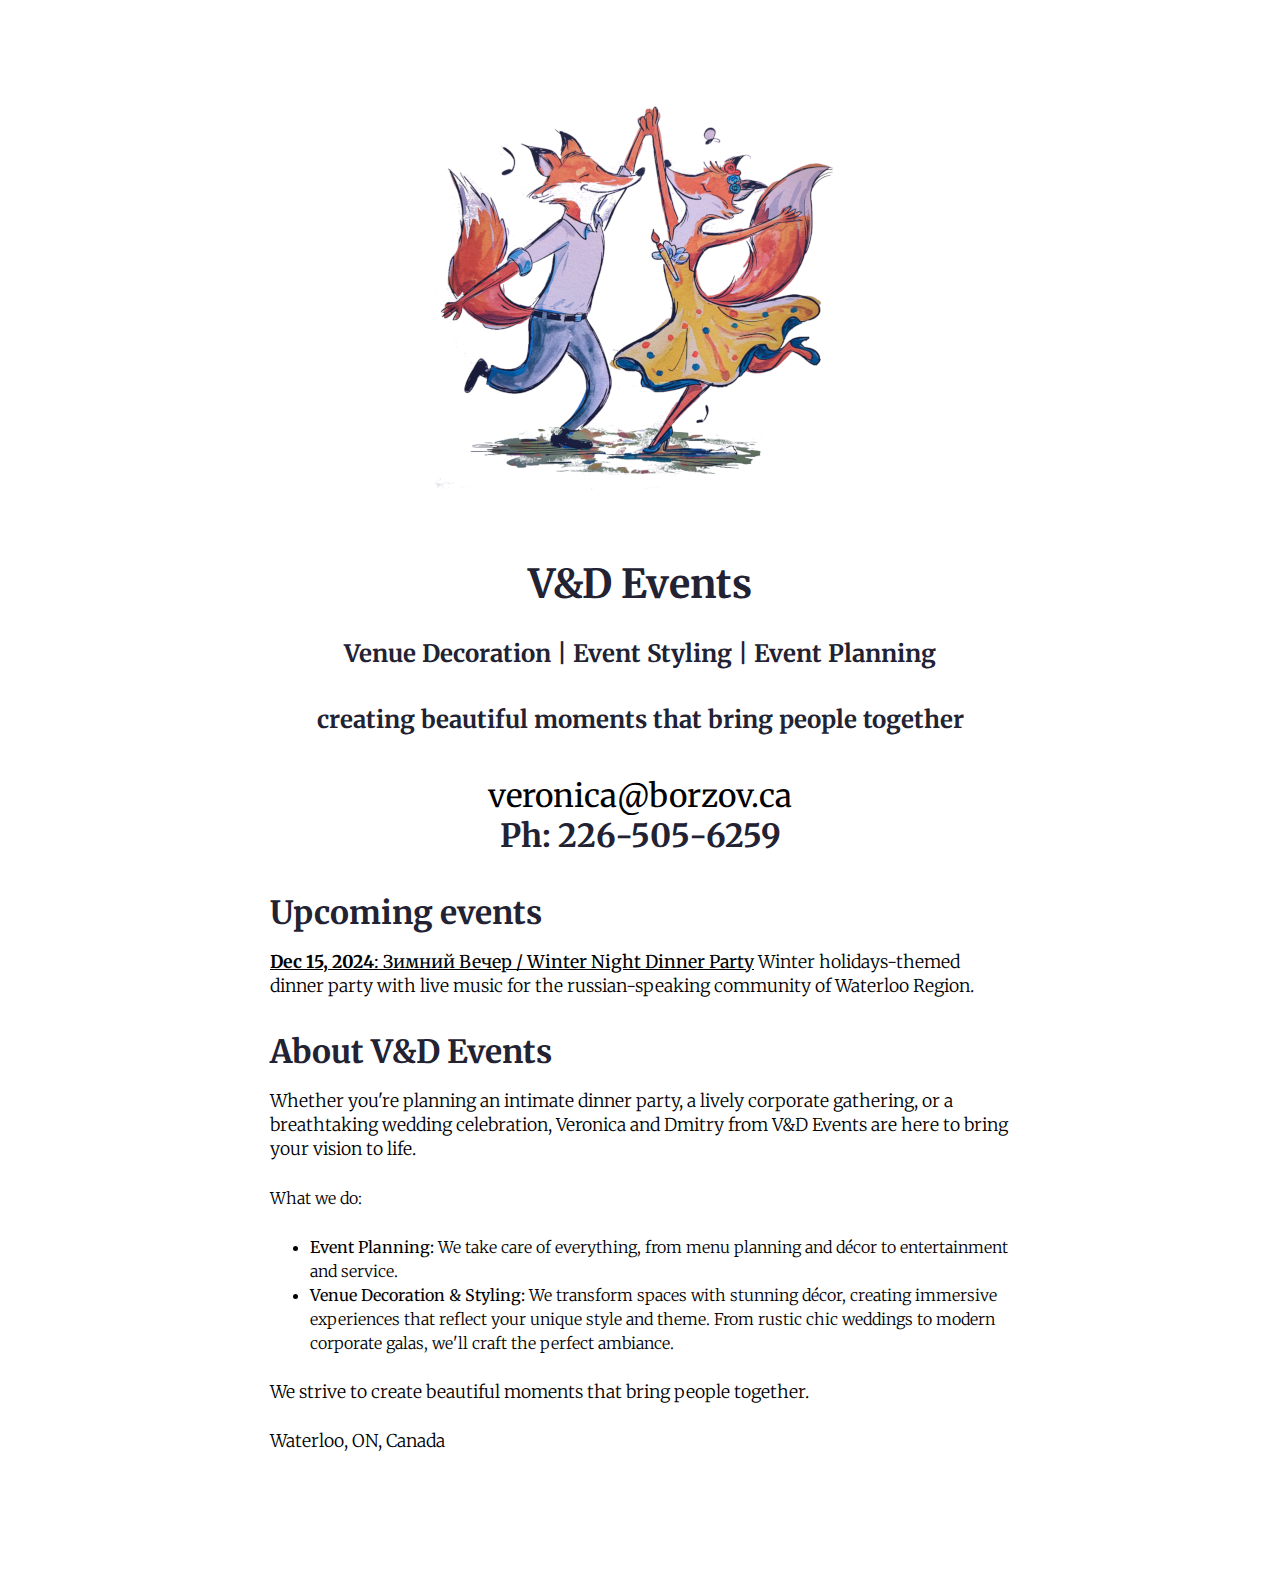
<file: index.html>
<!DOCTYPE html>
<html>
  <head>

<!-- Google tag (gtag.js) -->
<script async src="https://www.googletagmanager.com/gtag/js?id=G-718T2QTYTX"></script>
<script>
  window.dataLayer = window.dataLayer || [];
  function gtag(){dataLayer.push(arguments);}
  gtag('js', new Date());

  gtag('config', 'G-718T2QTYTX');
</script>

    <meta charset="UTF-8">
    <style>
      #vndheader { 
        display: flex;
        justify-content: center; /* Center horizontally */
        margin: 0; /* Remove default body margins */
      }
      div.vndtitle { 
        display: flex;
        justify-content: center; /* Center horizontally */
        margin: 0; /* Remove default body margins */
        margin-bottom: 0;
        padding-bottom: 0;

      }
      div.vndsubtitle { 
        display: flex;
        justify-content: center; /* Center horizontally */
        margin: 0; /* Remove default body margins */
        margin-top: 0;
        padding-top: 0;
      }
      
    </style>

    <title>V&D Events: Venue Decoration & Styling, Event Planning in Waterloo, Kitchener, Cambridge  </title>
    <link rel="stylesheet" href="/css/style.css" type="text/css">
  </head>
<body>

    <div class="container">
          <div id="vndheader">
            
            <img src="./images/logo.png"> 
            <br>
          </div>
          <div class="vndtitle body">
            <h1 style="margin-bottom: 0;">V&D Events</h1>
          </div>
          <div class="vndsubtitle">
            <h4 style="font-size: 1.5em;">Venue Decoration | Event Styling | Event Planning</h4>
          </div>
          <div class="body">
          <div class="vndsubtitle">
            <h4 style="font-size: 1.5em;">creating beautiful moments that bring people together</h4>
          </div>
        </div>
          <div class="vndtitle">
            
            <h4 style="margin-bottom: 0;"><a href="mailto:veronica@borzov.ca">veronica@borzov.ca</a></h4>
          </div>
          <div class="vndtitle">
            
            <h4 style="margin-top: 0.5em;">Ph: 226-505-6259</h4>
          </div>
          <div class="body">
            <h4>Upcoming events </h4>
            <p><a href="./zimniy-vecher"><strong>Dec 15, 2024</strong>:  Зимний Вечер / Winter Night Dinner Party</a> Winter holidays-themed dinner party with live music for the russian-speaking community of Waterloo Region.</p>


            <h4>About V&D Events </h4>
            <p>Whether you're planning an intimate dinner party, a lively corporate gathering, or a breathtaking wedding celebration, Veronica and Dmitry from V&D Events are here to bring your vision to life.
            </p>


            What we do:
            <ul>
              <li> <b>Event Planning:</b> We take care of everything, from menu planning and décor to entertainment and service.
              <li> <b>Venue Decoration & Styling:</b> We transform spaces with stunning décor, creating immersive experiences that reflect your unique style and theme. From rustic chic weddings to modern corporate galas, we'll craft the perfect ambiance.

            </ul>

            <p>We strive to create beautiful moments that bring people together. 
            </p>

            <p>
              Waterloo, ON, Canada
            </p>


          </div>
          <div class="vndtitle">
            
            <h4></h4>
          </div>
          </div>


        </body>
        <br>
        <br>
        <br>
        <br>
        <br>
        <br>
        <br>

        </html>
</file>
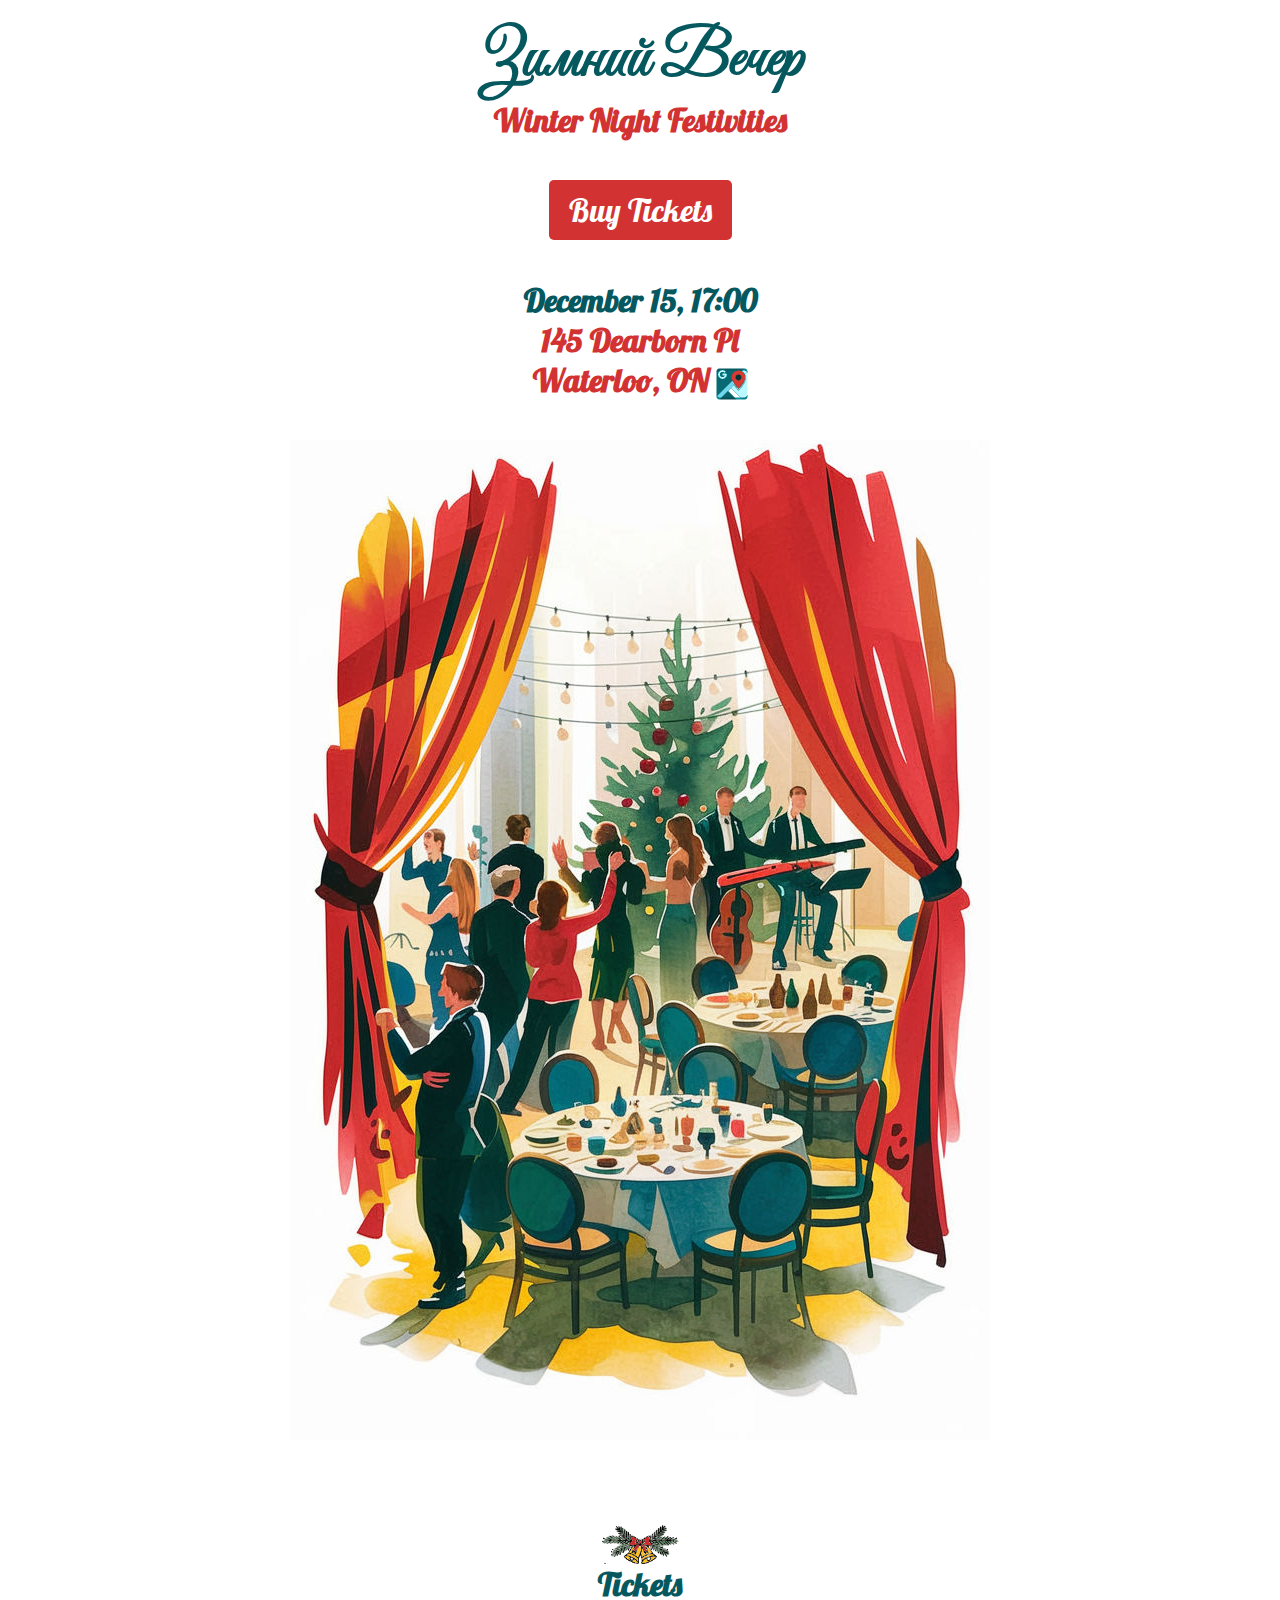
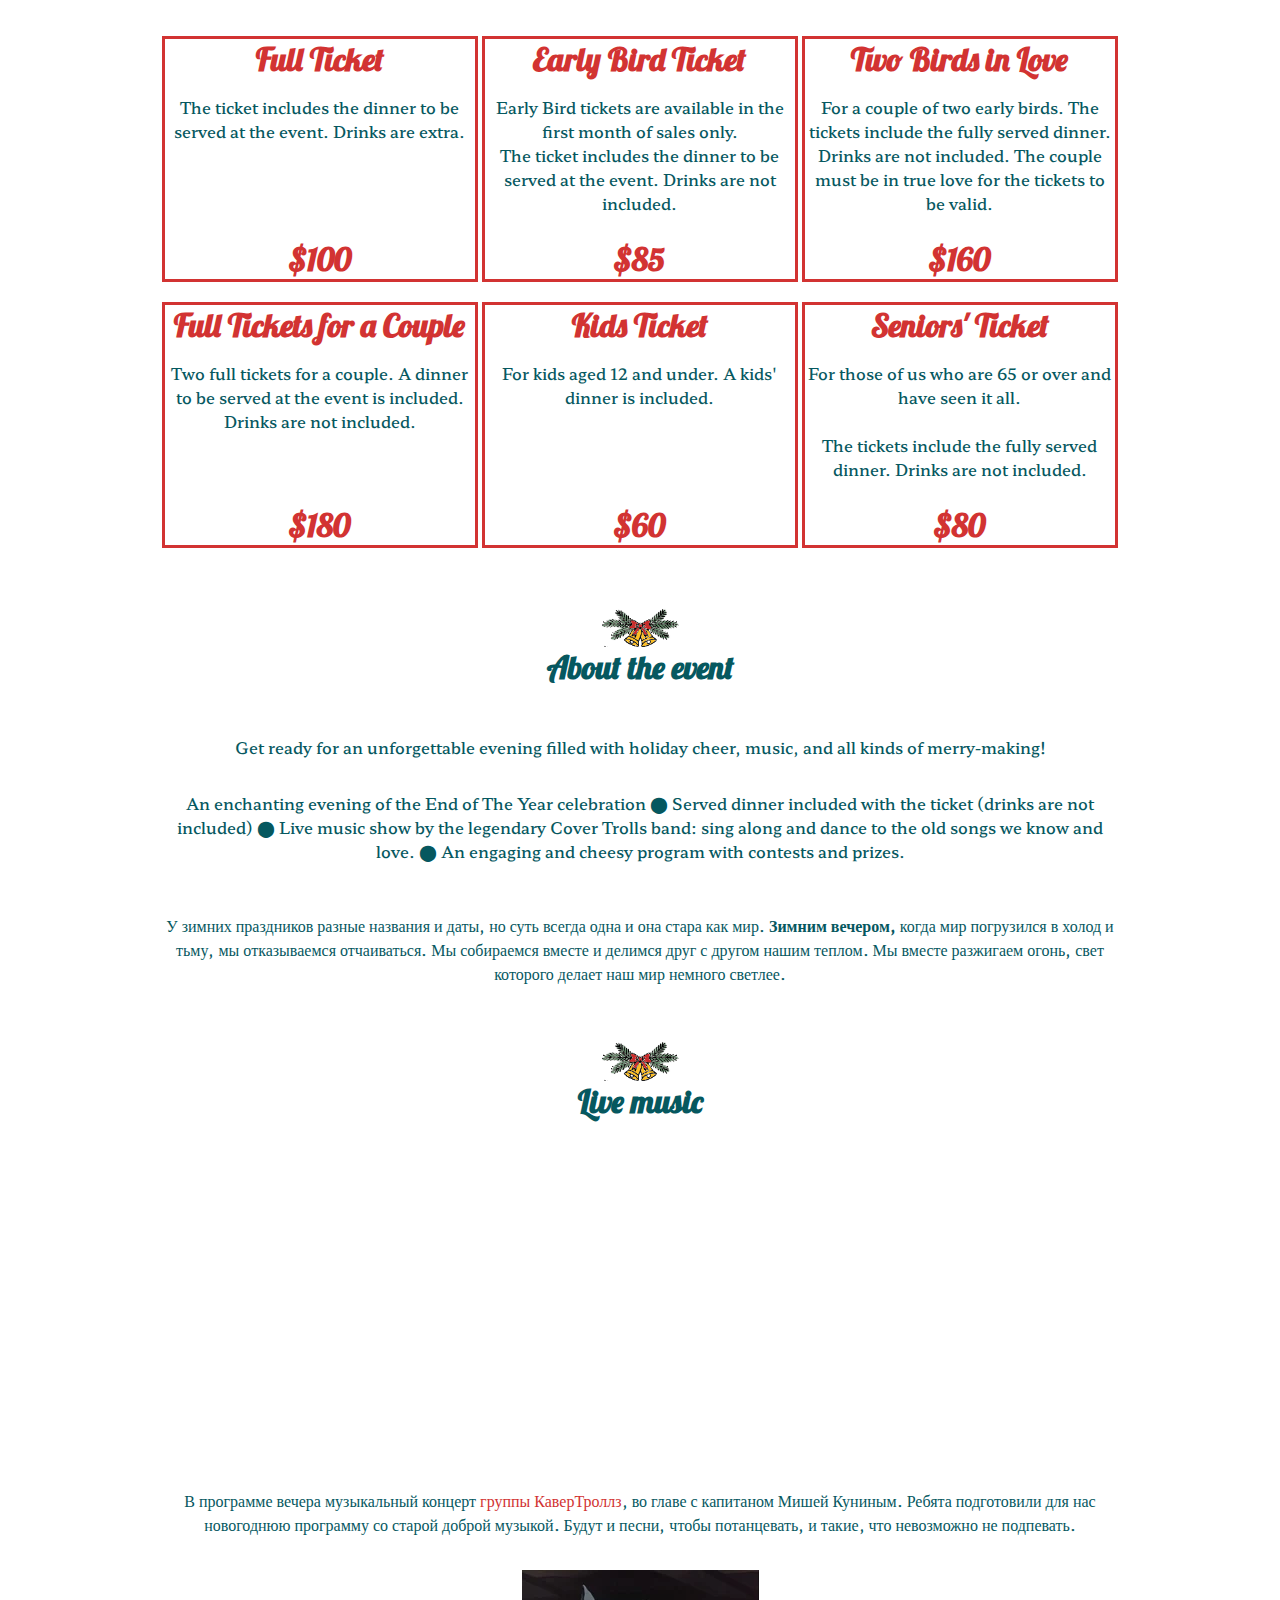
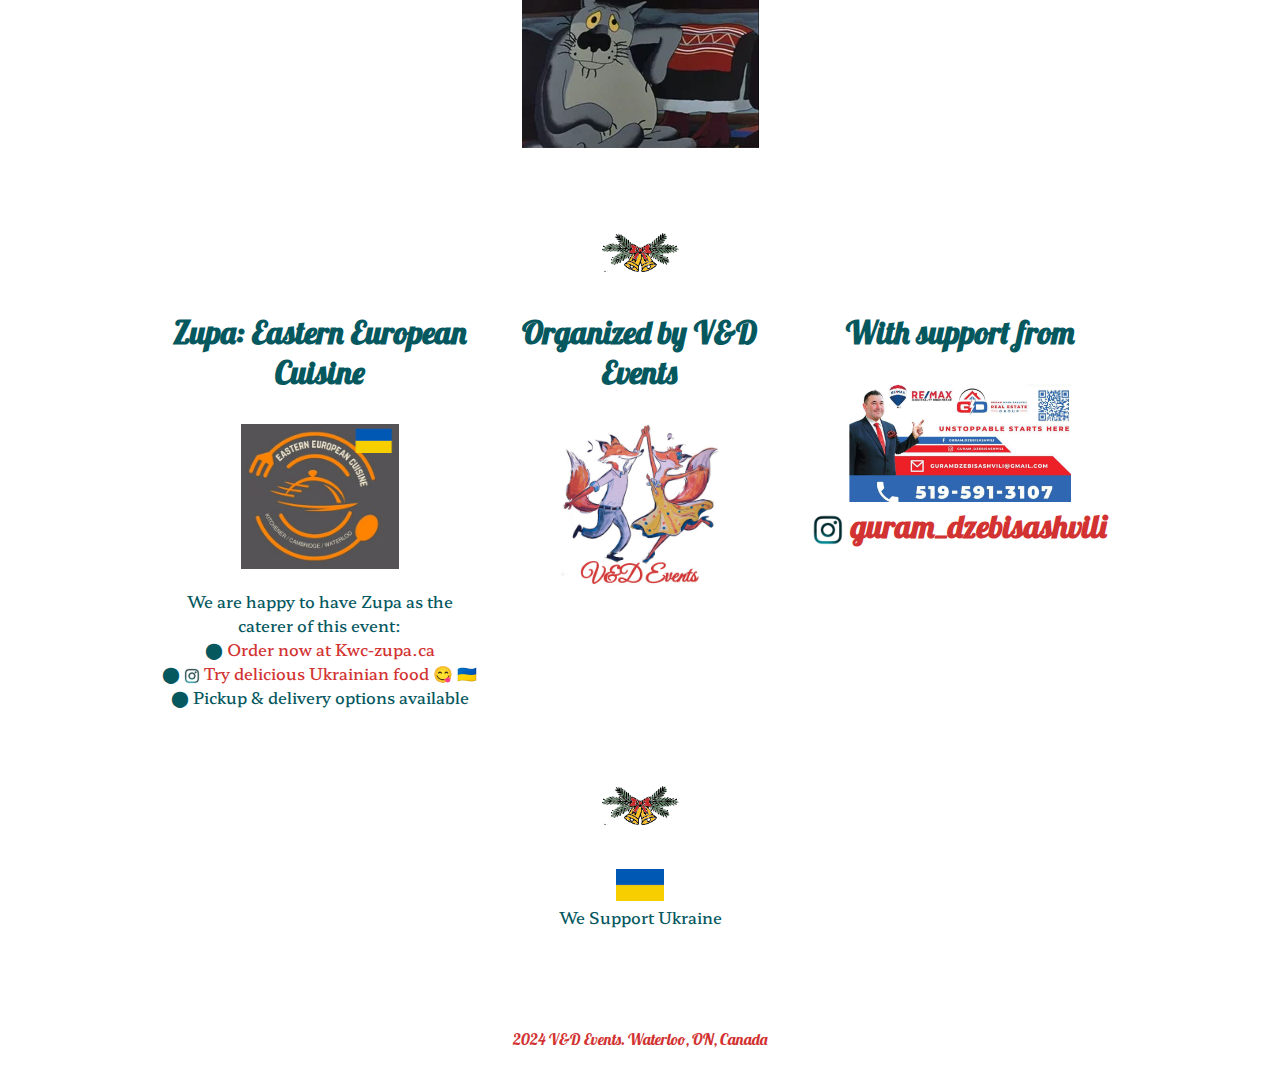
<file: zimniy-vecher/index.html>
<!DOCTYPE html>
<html lang="en">
<head>

<!-- Google tag (gtag.js) -->
<script async src="https://www.googletagmanager.com/gtag/js?id=G-718T2QTYTX"></script>
<script>
  window.dataLayer = window.dataLayer || [];
  function gtag(){dataLayer.push(arguments);}
  gtag('js', new Date());

  gtag('config', 'G-718T2QTYTX');
</script>

    <meta charset="UTF-8">
    <meta name="viewport" content="width=device-width, initial-scale=1.0">
    <title>Зимний Вечер: Winter Night Festivities. December 15, 17pm
in Waterloo. Learn more about the event and buy tickets </title>
    <link rel="stylesheet" href="zvstyle.css">

    <link rel="preconnect" href="https://fonts.googleapis.com">
    <link rel="preconnect" href="https://fonts.gstatic.com" crossorigin>
    <link href="https://fonts.googleapis.com/css2?family=Great+Vibes&family=Lobster&family=Hahmlet:wght@100..900&display=swap" rel="stylesheet">
    <script async src="https://js.stripe.com/v3/buy-button.js"></script>
</head>


<body>
    <div class="container">
        <div class="header">
            <h1>Зимний Вечер</h1>
            <h2>Winter Night Festivities</h2>
        </div>
        <div class="header">
            <a href="#tickets" class="dashed-underline" style="color:white;"> Buy Tickets</a>
        </div>
        <div class="header">
            <h3>
                December 15, 17:00
                <br>
                <a href="https://maps.app.goo.gl/oW7q5rqQMnmndpEE8" target="_blank"> 145 Dearborn Pl
                    <br> Waterloo, ON <img class="icon" src="google-maps.png" style="height: 1em; padding-left:0px"></a>
            </h3>
        </div>
        <div class="header">
            <img src="zimniy_vecher.jpg" alt="Зимний Вечер"> 
        </div>

</div>


<div class="container" id="tickets">
            <div class="details">
                <img width="80px" src="line.divider.png">
            </div>
        <div class="details">
            <h3>Tickets</h3>
        </div>
        <div class="details">
            <div class="partner ticket-box">
                <div class="fixed_height">
                    <h2 style="margin-bottom: 0;">Full Ticket</h2>
                    <p>
                    The ticket includes the dinner to be served at the event. Drinks are extra.
                    </p>
                    </div>
                       <h2 style="margin-bottom: 0;">$100</h2>
                       <stripe-buy-button
                       buy-button-id="buy_btn_1Q5aE8I3gHtRm3ENzkwfOiqH"
                       publishable-key="pk_live_51Q5QT1I3gHtRm3ENp2cxzZpOOTfejNbQjpXsj0lorI9gcUOq80tTS4kYILdjSVSGzRrQE99HVJffPDu2ElSqLACl00YsWP405t">
                       </stripe-buy-button>
            </div>
            <div class="partner ticket-box">
                <div class="fixed_height">
                <h2 style="margin-bottom: 0;">Early Bird Ticket</h2>
                <p>
                Early Bird tickets are available in the first month of sales only. <br>
                The ticket includes the dinner to be served at the event. Drinks are not included.
                </p>
                </div>
                   <h2 style="margin-bottom: 0;">$85</h2>
                
                   <stripe-buy-button
                   buy-button-id="buy_btn_1Q5aNfI3gHtRm3ENo2o5xz1j"
                   publishable-key="pk_live_51Q5QT1I3gHtRm3ENp2cxzZpOOTfejNbQjpXsj0lorI9gcUOq80tTS4kYILdjSVSGzRrQE99HVJffPDu2ElSqLACl00YsWP405t"
                 >
                  </stripe-buy-button>
            </div>

            <div class="partner ticket-box">
                <div class="fixed_height">
                <h2 style="margin-bottom: 0;">Two Birds in Love</h2>
                <p>
                For a couple of two early birds. The tickets include the fully served dinner.
                Drinks are not included. The couple must be in true love for the tickets to be valid.
                </p>
                </div>
                   <h2 style="margin-bottom: 0;">$160</h2>
                
                 
                 <stripe-buy-button
                   buy-button-id="buy_btn_1Q8nsWI3gHtRm3ENukHwgbQ6"
                   publishable-key="pk_live_51Q5QT1I3gHtRm3ENp2cxzZpOOTfejNbQjpXsj0lorI9gcUOq80tTS4kYILdjSVSGzRrQE99HVJffPDu2ElSqLACl00YsWP405t"
                 >
                 </stripe-buy-button>
            </div>            
            
            
            <div class="partner ticket-box">
                <div class="fixed_height">
                <h2 style="margin-bottom: 0;"> Full Tickets for a Couple</h2>
                   <p> Two full tickets for a couple. A dinner to be served at the event is included. Drinks are not included.
                   </p>
                </div>
                   <h2 style="margin-bottom: 0;">$180</h2>
                 
                 <stripe-buy-button
                   buy-button-id="buy_btn_1Q8oESI3gHtRm3ENtd35UqPD"
                   publishable-key="pk_live_51Q5QT1I3gHtRm3ENp2cxzZpOOTfejNbQjpXsj0lorI9gcUOq80tTS4kYILdjSVSGzRrQE99HVJffPDu2ElSqLACl00YsWP405t"
                 >
                 </stripe-buy-button>
            </div>

            <div class="partner ticket-box">
                <div class="fixed_height">
                <h2 style="margin-bottom: 0;"> Kids Ticket</h2>
                   <p> For kids aged 12 and under. A kids' dinner is included.
                   </p>
                   <p>
                   </p>
                </div>
                   <h2 style="margin-bottom: 0;">$60</h2>
                  <stripe-buy-button buy-button-id="buy_btn_1Q5ZUuI3gHtRm3ENQjEsGUKm" publishable-key="pk_live_51Q5QT1I3gHtRm3ENp2cxzZpOOTfejNbQjpXsj0lorI9gcUOq80tTS4kYILdjSVSGzRrQE99HVJffPDu2ElSqLACl00YsWP405t" >
                  </stripe-buy-button>

            </div>



            <div class="partner ticket-box">
                <div class="fixed_height">
                <h2 style="margin-bottom: 0;"> Seniors' Ticket</h2>
                   <p> For those of us who are 65 or over and have seen it all. <br><br>The tickets include the fully served dinner.
                    Drinks are not included.
                   </p>
                   <p>
                   </p>
                </div>
                   <h2 style="margin-bottom: 0;">$80</h2>
                 
                 <stripe-buy-button
                   buy-button-id="buy_btn_1Q8ndtI3gHtRm3EN5OYJrqSY"
                   publishable-key="pk_live_51Q5QT1I3gHtRm3ENp2cxzZpOOTfejNbQjpXsj0lorI9gcUOq80tTS4kYILdjSVSGzRrQE99HVJffPDu2ElSqLACl00YsWP405t"
                 >
                 </stripe-buy-button>
            </div>
        </div>
</div>



<div class="container" id="learnmore">
    <div class="details">
        <img width="80px" src="line.divider.png">
    </div>
    <div class="details" id="tickets">
        <h3>About the event</h3>
        <p>Get ready for an unforgettable evening filled with holiday cheer, music, and all kinds of merry-making!
        </p> 

        <p>
            An enchanting evening of the End of The Year celebration 
            ⬤ Served dinner included with the ticket (drinks are not included)
            ⬤  Live music show by the legendary Cover Trolls band: sing along and dance to the old songs we know and love.
            ⬤ An engaging and cheesy program with contests and prizes.
        </p>
        <br>
        <p>
            У зимних праздников разные названия и даты, но суть всегда одна и она стара как мир. 
            <b>Зимним вечером,</b> когда мир погрузился в холод и тьму, мы отказываемся отчаиваться.  
            Мы собираемся вместе и делимся друг с другом нашим теплом. 
            Мы  вместе разжигаем огонь, свет которого делает наш мир немного светлее.
        </p>
    </div>

</div>


<div class="container">
    <div class="details">
        <img width="80px" src="line.divider.png">
    </div>
    <div class="details" id="tickets">
        <h3>Live music</h3>
    </div>


    <div class="header">
        <iframe width="560" height="315" src="https://www.youtube.com/embed/zvNMUpHd5X0?si=bfTz68p_fD7ZSOfc" title="YouTube video player" frameborder="0" allow="accelerometer; autoplay; clipboard-write; encrypted-media; gyroscope; picture-in-picture; web-share" referrerpolicy="strict-origin-when-cross-origin" allowfullscreen></iframe>

        <br>
        <p>В программе вечера музыкальный концерт <a href="https://www.facebook.com/CoverTrolls">группы КаверТроллз</a>, во главе с капитаном Мишей Куниным. Ребята подготовили для нас новогоднюю программу со старой доброй музыкой. Будут и песни, чтобы потанцевать, и такие, что невозможно не подпевать.
        </p> 
        <br>
        <img src="spou.webp">

    </div>

</div>


<div class="container">
    
                <div class="details">
                    <h3>
                        <img width="80px" src="line.divider.png">

                    </h3>
                </div>

        <div class="details">

            <div class="partner">
                <h3>Zupa: Eastern European Cuisine</h3>

                <a href="https://Kwc-zupa.ca">
                    <img src="images/zupa.png" alt="Zupa: Eastern European Cuisine" class="partner-image"  style="width: 50%; ">
                </a>
                <p>
                    We are happy to have Zupa as the caterer of this event:  <br>
                            ⬤ <a href="https://Kwc-zupa.ca"> Order now at Kwc-zupa.ca</a><br>
                            ⬤ <a href="https://www.instagram.com/eastern_european_cuisine_zupa/"><img class="icon" src="instagram.png" style="height: 1em; padding-right:0px"> Try delicious Ukrainian food  😋 🇺🇦 <br>
                            </a>
                            ⬤ Pickup & delivery options available 
                            </h4>         
                        </p>
            </div>

            

            
            <div class="partner">
                <h3>Organized by V&D Events</h3>
                <a href="https://vnd.borzov.ca">
                    <img src="vndevents.jpeg" alt="V&D Events" class="partner-image" style="width: 50%; ">
                </a>
            </div>

            <div class="partner">
                <h3>With support from</h3>
                <div>
                    <a href="https://www.instagram.com/guram_dzebisashvili/">
                        <img src="guram.png" width="100px" alt="V&D Events" class="partner-image" style="width: 70%; ">
                        <h2>
                            <img class="icon" src="instagram.png" style="height: 1em; padding-right:0px"> guram_dzebisashvili
                        </h2>
                    </a>
                </div>
            </div>
        </div>
</div>

<div class="container">
            <div class="header">
                    <img width="80px" src="line.divider.png">
            </div>
            <div class="header">

                    <img  src="images/ukraine.png" style="width: 5%;">
                    <p style="margin-top: 0;">We Support Ukraine</p>
                </div>

        <div class="details">
            <h4>
                <br><br><br>
                2024 V&D Events. Waterloo, ON, Canada
            </h4>
            </div>
        </div>
</body>
</html>
</file>
<file: css/style.css>
/* fonts */
@import url(https://fonts.googleapis.com/css?family=Merriweather:400,300);

/* general style */
body    { 
  display: flex;
  justify-content: center;
  font: 1rem/1.5rem 'Merriweather', serif;
          margin: 0; padding: 0; font-weight: 300; 
}
a       { color: black; font-weight: 400; }
a:hover { color: #CC0033; }

/* headlines */

#vndheader2 {
  background-color: #77ffff; /* Set custom background */
  display: flex;
  justify-content: center; /* Center horizontally */
  margin: 0; /* Remove default body margins */
}

h1, h2, h3, h4, h5, h6      { font-family: 'Merriweather', serif;
                              color: #223;  }
h1 a, h2 a, h3 a, h4 a,
h5 a, h6 a                  { text-decoration: none; }
h1 a:hover, h2 a:hover,
h3 a:hover      { text-decoration: underline; }
h1.title                    { 
  width: 560px; 
  text-align: center; 
}
h1, h2                      { margin: 10px 0 25px 0; }
h1                          { font-size:2.5rem; line-height: 52px; }
h2                          { font-size: 2em; line-height: 40px; }
h3                          { font-size: 18px; line-height: 40px; background: #FED0D0; padding: 18px;}
h4                          { font-size: 2em; margin-bottom: 10px;}


p {
  font-size: 1.1rem; /* Use rem for p */
}

textarea, code,
pre          { font-family: 'Consolas', 'Menlo', 'Deja Vu Sans Mono', 'Bitstream Vera Sans Mono',
               monospace!important; font-size: 1em; background: #eee; padding: 7px 7px;}

blockquote {  padding: 0 0 0 25px;  margin: 0 0 38px;  border-left: 5px solid #FED0D0;}


/* layout elements */
div.container               { width: 740px; margin: 48px auto; padding: 0; }
div.header                  { float: left; }
div.navigation              { float: right; }
div.header, div.navigation  { height: 25px; margin-bottom: 42px; }
div.navigation ul           { margin: 0; padding: 0; list-style: none; }
div.navigation ul li        { display: inline; margin: 0 2px; padding: 0; }
div.body                    { clear: both; }
div.footer p                { margin: 0; }
b.date1 {
  color: #880033;
}

/* margins and stuff */
p, div.line-block, ul, ol,
    table                       { margin: 25px 0 25px 0; }
dt                              { margin: 25px 0 16px 0; padding: 0; }
dd                              { margin: 16px 0 25px 40px; padding: 0; }
ul ol, ol ul, ul ul, ol ol      { margin: 10px 0; padding: 0 0 0 40px; }
li                              { padding: 0; }
h1 + p.date                     { margin-top: -25px; }

/* tables */
table           { border: 1px solid #ddd; border-collapse: collapse;
                  background: #fafafa; }
td, th          { padding: 2px 12px; border: 1px solid #ddd; }


/* blog overview */
div.entry-overview                  { margin: 25px 122px 25px 102px; }
div.entry-overview h1,
div.entry-overview div.summary,
div.entry-overview div.summary,
div.entry-overview div.date,
div.entry-overview div.summary p    { margin: 0; padding: 0; }
div.entry-overview div.detail       { margin-left: 140px; }


/* pagination */
div.pagination          { margin: 36px 0 0 0; text-align: center; }
div.pagination strong   { font-weight: normal; font-style: italic; }

/* tags */
p.tags          { text-align: right; }
ul.tagcloud     { font-size: 1em; margin: 36px 0; padding: 0;
                  list-style: none; }
ul.tagcloud li  { margin: 0; padding: 0 10px; display: inline; }

/* latex math */
span.math img   { margin-bottom: -7px; }

.photo {
  padding: 5px;
  border: 1px solid #a1a1a1;
}
</file>
<file: zimniy-vecher/zvstyle.css>
/* style.css */
body {
    font-family: sans-serif; /* Choose a suitable font */
    margin: 0;
    padding: 0;
    background-color: #ffffff; /* Light background color */
}

.container {
    max-width: 960px; /* Adjust as needed */
    margin: 0 auto;
    padding: 20px;
    text-align: center;
}

.header {

    margin-bottom: 40px;
}

.header img {
    max-width: 100%;
    height: auto;
}

.partner-image {
    width: 100%;
    height: auto;
    z-index: -1; 
}

.bg-image {
    position: absolute;
    top: 0;
    left: 0;
    width: 100%;
    height: auto;
    z-index: -1; /* Place the image behind other content */
}

.element-with-background {
    background-image: url("vndevents.jpeg"); /* Set the image */
    background-repeat: no-repeat;  /* Prevent image tiling */
    background-position: center;  /* Center the image */
    background-size: contain; /* Or 'contain', depending on your needs */
    padding: 20px; /* Add padding to create space for the text */
  }

h1 {
    font-family: 'Great Vibes', cursive;
    color: #06585f;
    font-weight: 800;
    font-style: normal;
    font-size: 4rem; /* Adjust as needed */
    margin-top: 0;
    margin-bottom: 0;
}

h2 {
    font-family: "Lobster", sans-serif;
    color: #d23332;
    font-weight: 700;
    font-style: normal;
    font-size: 2rem; /* Adjust as needed */
    margin-top: 0;
}


h3 {
    font-family: "Lobster", sans-serif;
    color: #06585f;
    font-weight: 800;
    font-style: normal;
    font-size: 2rem; /* Adjust as needed */
    margin-top: 0;
}

h4 {
    font-family: "Lobster", sans-serif;
    color: #d23332;
    font-weight: 200;
    font-style: normal;
    font-size: 1rem; /* Adjust as needed */
    margin-top: 0;
}

.details {
    display: flex;
    justify-content: space-around;
    flex-wrap: wrap; /* Allow wrapping on smaller screens */
}

.location, .partner, .organizer {
    width: 30%; /* Adjust as needed */
    margin-bottom: 20px;
}

.icon {
    vertical-align: middle; /* Align the icon with the middle of the text */
    height: 1em; /* Scale the icon relative to the font size */
    width: auto; /* Maintain aspect ratio */
    padding-left: 0;
    padding-right: 0;
  }

/* Add more styles as needed to match the poster's design */

a:link { 
    color: #d23332; /* Color for unvisited links */
    text-decoration: none;
  }
  
  a:visited {
    color: #d23332; /* Color for visited links */
    text-decoration: none;
  }

  a:hover, a:focus {
    text-decoration: underline;
  }

  .partner {
    width: 100%; /* Default width for smaller screens */
    box-sizing: border-box; /* Include padding and border in the element's total width and height */
    margin-bottom: 20px; /* Add some space between   
   the divs */
  }

  .partner-image img {
    width: 100%; 
    height: auto;
    display: block; 
    margin: 0 auto; 
    padding-left: 10%; /* 10% padding on the left */
    padding-right: 10%; /* 10% padding on the right */
    box-sizing: border-box; 
  }

  @media (min-width: 916px) { /* Adjust the breakpoint as needed */
    .partner {
      width: 33%; /* Distribute the divs equally in one row */
      display: inline-block; /* Or use 'float: left;' */
      
    }
    .fixed_height {
      height: 200px;
    }  
  }

  @media (max-width: 916px) { /* Adjust the breakpoint as needed */
    .partner {
      justify-content: center;
      display: grid;
      place-items: center;
    }

    .fixed_height {
      max-width: 300px;
      padding: 30px;
    }

    .ticket-box {
      border: 3px solid #d23332; 
      max-width: 350px;
    }
  
  }

  .ticket-box {
    border: 3px solid #d23332; 
  }

  p {
    font-family: "Hahmlet", serif;
    font-optical-sizing: auto;
    font-weight: 500;
    font-size: 1rem;
    color: #06585f;
  }

  .dashed-underline {
    display: inline-block;
    font-family: "Lobster", sans-serif;
    padding: 10px 20px; /* Adjust padding as needed */
    background-color: #d23332; /* Example background color */
    color: white;
    text-decoration: none;
    border-radius: 5px; /* Adjust the radius for more or less rounded corners */
    border: none; /* Remove any default border */
    cursor: pointer; /* Indicate that it's clickable */
    transition: background-color 0.3s ease; /* Add a smooth transition effect */
    font-size: 2rem; /* Adjust as needed */

  }

  .dashed-underline:hover {
    background-color: #e23332; /* Example background color */
  }

  hr {
    border-color: #06585f; /* Change "red" to your desired color */
  }
</file>
